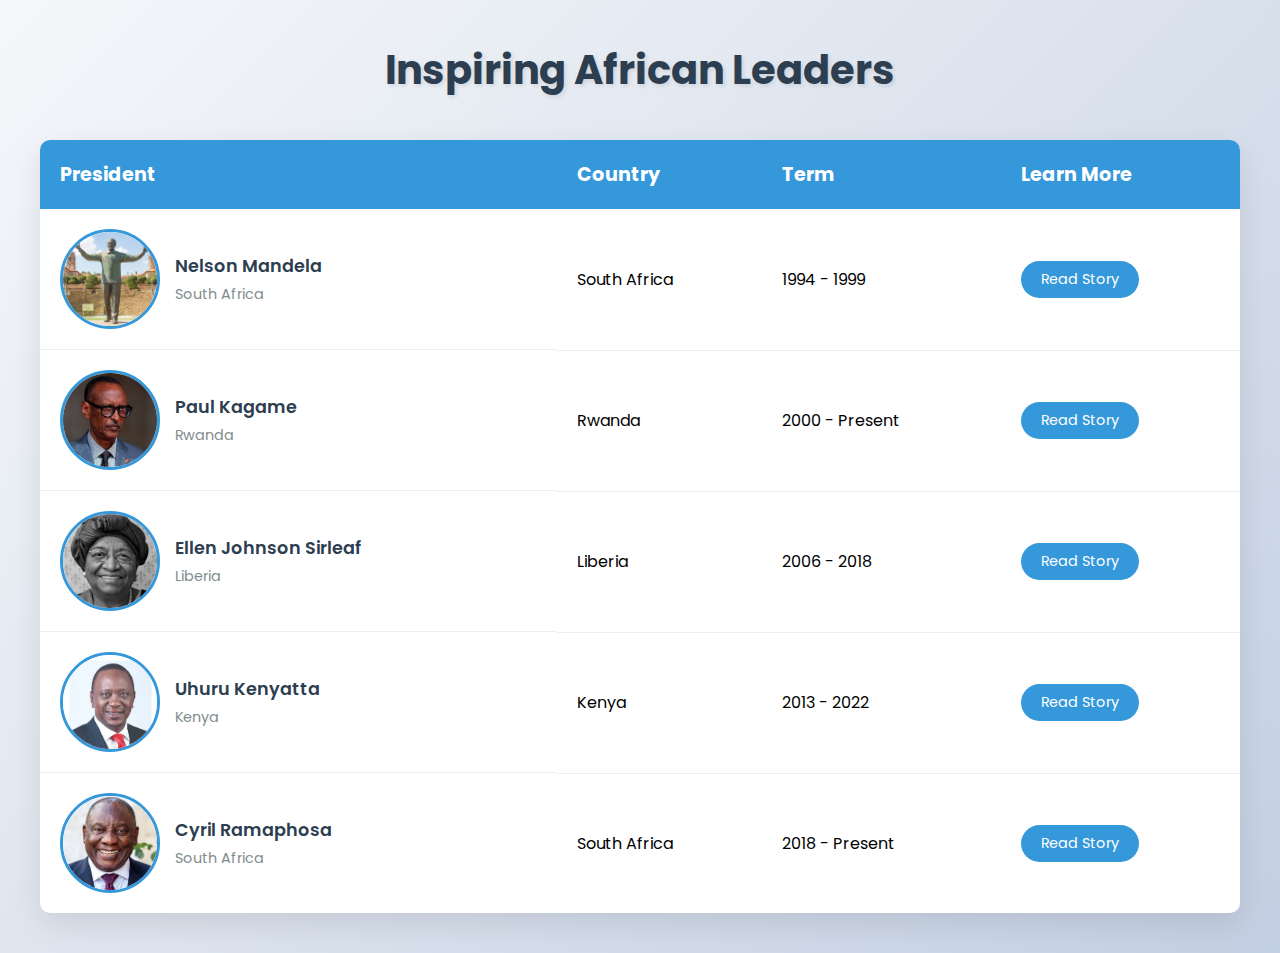
<file: index.html>
<!DOCTYPE html>
<html lang="en">
<head>
    <meta charset="UTF-8">
    <meta name="viewport" content="width=device-width, initial-scale=1.0">
    <title>African Presidents Gallery</title>
    <link href="https://fonts.googleapis.com/css2?family=Poppins:wght@300;400;600&display=swap" rel="stylesheet">
    <style>
        * {
            margin: 0;
            padding: 0;
            box-sizing: border-box;
            font-family: 'Poppins', sans-serif;
        }
        
        body {
            background: linear-gradient(135deg, #f5f7fa 0%, #c3cfe2 100%);
            min-height: 100vh;
            padding: 40px 20px;
        }
        
        .container {
            max-width: 1200px;
            margin: 0 auto;
        }
        
        h1 {
            text-align: center;
            color: #2c3e50;
            margin-bottom: 40px;
            font-size: 2.5rem;
            text-shadow: 2px 2px 4px rgba(0,0,0,0.1);
        }
        
        .presidents-table {
            width: 100%;
            border-collapse: collapse;
            background: white;
            border-radius: 10px;
            overflow: hidden;
            box-shadow: 0 10px 30px rgba(0,0,0,0.1);
        }
        
        .presidents-table th {
            background: #3498db;
            color: white;
            padding: 20px;
            text-align: left;
            font-size: 1.2rem;
        }
        
        .presidents-table td {
            padding: 20px;
            border-bottom: 1px solid #eee;
            vertical-align: middle;
        }
        
        .presidents-table tr:last-child td {
            border-bottom: none;
        }
        
        .presidents-table tr:hover {
            background-color: #f8f9fa;
        }
        
        .president-image {
            width: 100px;
            height: 100px;
            border-radius: 50%;
            object-fit: cover;
            border: 3px solid #3498db;
            transition: transform 0.3s ease;
        }
        
        .president-image:hover {
            transform: scale(1.1);
        }
        
        .president-name {
            font-weight: 600;
            color: #2c3e50;
            font-size: 1.1rem;
        }
        
        .president-country {
            color: #7f8c8d;
            font-size: 0.9rem;
            margin-top: 5px;
        }
        
        .read-more {
            display: inline-block;
            padding: 8px 20px;
            background: #3498db;
            color: white;
            text-decoration: none;
            border-radius: 30px;
            font-size: 0.9rem;
            transition: all 0.3s ease;
        }
        
        .read-more:hover {
            background: #2980b9;
            transform: translateY(-2px);
            box-shadow: 0 5px 15px rgba(52, 152, 219, 0.4);
        }
        
        @media (max-width: 768px) {
            .presidents-table {
                display: block;
                overflow-x: auto;
            }
            
            .president-image {
                width: 70px;
                height: 70px;
            }
        }
    </style>
</head>
<body>
    <div class="container">
        <h1>Inspiring African Leaders</h1>
        <table class="presidents-table">
            <thead>
                <tr>
                    <th>President</th>
                    <th>Country</th>
                    <th>Term</th>
                    <th>Learn More</th>
                </tr>
            </thead>
            <tbody>
                <tr>
                    <td style="display: flex; align-items: center; gap: 15px;">
                        <img src="images/tommy-fogelberg-NfiHFew7OpI-unsplash.jpg" 
                             alt="Nelson Mandela" 
                             class="president-image">
                        <div>
                            <div class="president-name">Nelson Mandela</div>
                            <div class="president-country">South Africa</div>
                        </div>
                    </td>
                    <td>South Africa</td>
                    <td>1994 - 1999</td>
                    <td>
                        <a href="https://www.nelsonmandela.org/content/page/biography" 
                           class="read-more" 
                           target="_blank">Read Story</a>
                    </td>
                </tr>
                <tr>
                    <td style="display: flex; align-items: center; gap: 15px;">
                        <img src="images/kagame.webp" 
                             alt="Paul Kagame" 
                             class="president-image">
                        <div>
                            <div class="president-name">Paul Kagame</div>
                            <div class="president-country">Rwanda</div>
                        </div>
                    </td>
                    <td>Rwanda</td>
                    <td>2000 - Present</td>
                    <td>
                        <a href="https://www.paulkagame.com/" 
                           class="read-more" 
                           target="_blank">Read Story</a>
                    </td>
                </tr>
                <tr>
                    <td style="display: flex; align-items: center; gap: 15px;">
                        <img src="images/Ellen.webp" 
                             alt="Ellen Johnson Sirleaf" 
                             class="president-image">
                        <div>
                            <div class="president-name">Ellen Johnson Sirleaf</div>
                            <div class="president-country">Liberia</div>
                        </div>
                    </td>
                    <td>Liberia</td>
                    <td>2006 - 2018</td>
                    <td>
                        <a href="https://www.ellensirleaf.org/" 
                           class="read-more" 
                           target="_blank">Read Story</a>
                    </td>
                </tr>
                <tr>
                    <td style="display: flex; align-items: center; gap: 15px;">
                        <img src="images/Kenyatta.webp" 
                             alt="Uhuru Kenyatta" 
                             class="president-image">
                        <div>
                            <div class="president-name">Uhuru Kenyatta</div>
                            <div class="president-country">Kenya</div>
                        </div>
                    </td>
                    <td>Kenya</td>
                    <td>2013 - 2022</td>
                    <td>
                        <a href="https://www.president.go.ke/" 
                           class="read-more" 
                           target="_blank">Read Story</a>
                    </td>
                </tr>
                <tr>
                    <td style="display: flex; align-items: center; gap: 15px;">
                        <img src="images/Cyril.webp" 
                             alt="Cyril Ramaphosa" 
                             class="president-image">
                        <div>
                            <div class="president-name">Cyril Ramaphosa</div>
                            <div class="president-country">South Africa</div>
                        </div>
                    </td>
                    <td>South Africa</td>
                    <td>2018 - Present</td>
                    <td>
                        <a href="https://www.thepresidency.gov.za/president-cyril-ramaphosa" 
                           class="read-more" 
                           target="_blank">Read Story</a>
                    </td>
                </tr>
            </tbody>
        </table>
    </div>
</body>
</html>
</file>
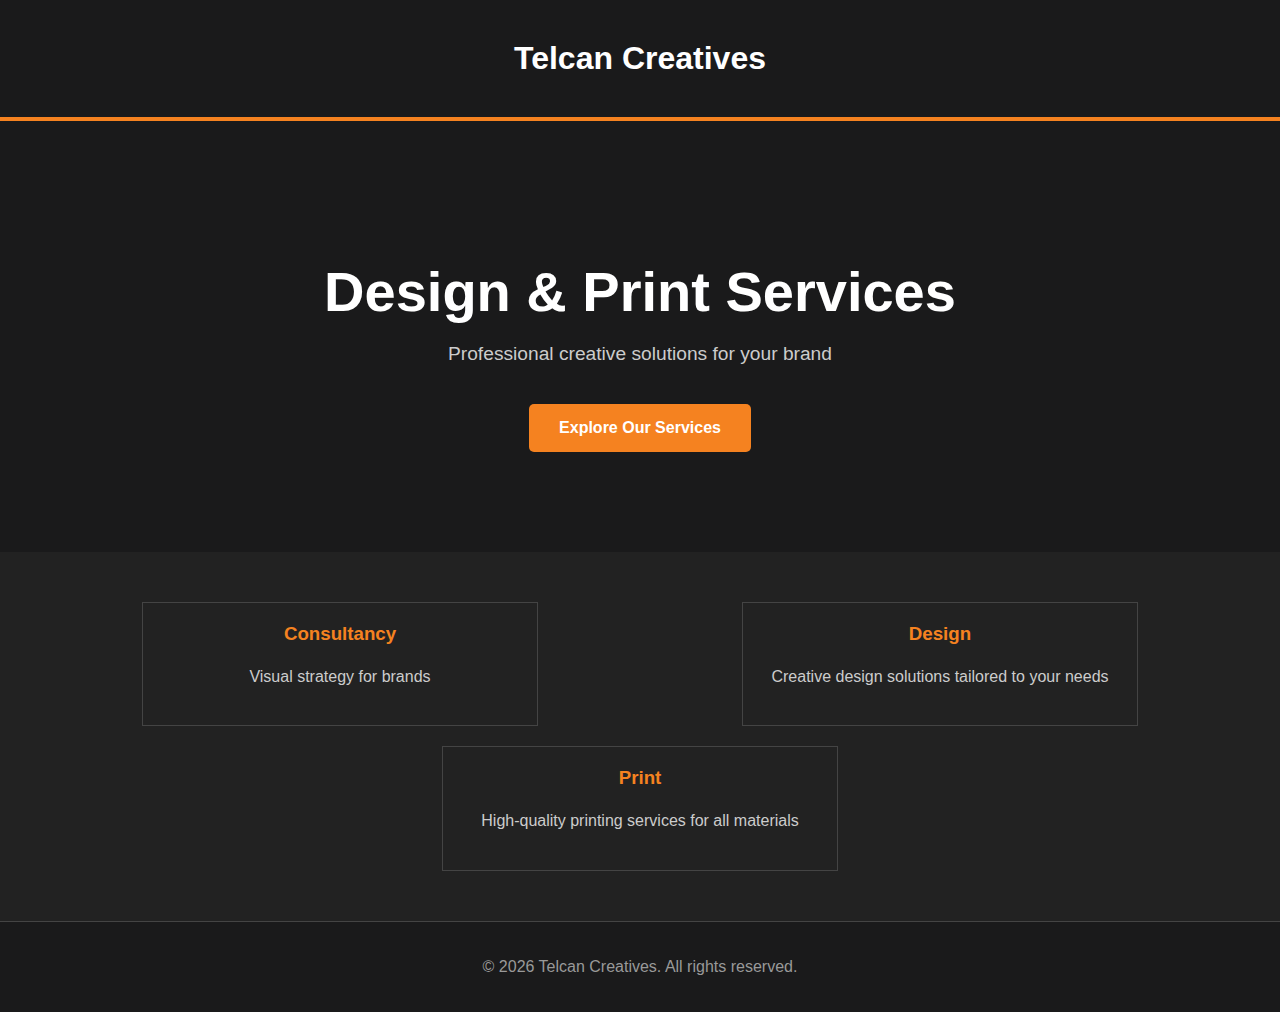
<file: Project_Gig01/index.html>
<!DOCTYPE html>
<html lang="en">
<head>
    <meta charset="UTF-8">
    <meta name="viewport" content="width=device-width, initial-scale=1.0">
    <title>Telcan Creatives | Design & Print</title>
    <style>
        :root {
            --brand-orange: #F58220;
            --brand-black: #1A1A1B;
            --brand-white: #FFFFFF;
        }

        body {
            font-family: 'Inter', sans-serif;
            margin: 0;
            background-color: var(--brand-black);
            color: white;
        }

        header {
            padding: 40px;
            text-align: center;
            border-bottom: 4px solid var(--brand-orange);
        }

        header h1 {
            margin: 0;
            color: var(--brand-white);
        }

        .hero {
            padding: 100px 20px;
            text-align: center;
        }

        .hero h1 {
            font-size: 3.5rem;
            margin-bottom: 10px;
        }

        .hero p {
            font-size: 1.2rem;
            color: #ccc;
        }

        .btn {
            background: var(--brand-orange);
            color: white;
            padding: 15px 30px;
            text-decoration: none;
            border-radius: 5px;
            font-weight: bold;
            display: inline-block;
            margin-top: 20px;
            cursor: pointer;
            transition: background 0.3s ease;
        }

        .btn:hover {
            background: #e07018;
        }

        .services {
            display: flex;
            justify-content: space-around;
            padding: 50px;
            background: #222;
            flex-wrap: wrap;
            gap: 20px;
        }

        .service-card {
            border: 1px solid #444;
            padding: 20px;
            width: 30%;
            text-align: center;
            min-width: 250px;
        }

        .service-card h3 {
            color: var(--brand-orange);
            margin-top: 0;
        }

        .service-card p {
            color: #ccc;
            line-height: 1.6;
        }

        footer {
            padding: 20px;
            text-align: center;
            border-top: 1px solid #444;
            color: #999;
        }
    </style>
</head>
<body>
    <header>
        <h1>Telcan Creatives</h1>
    </header>

    <section class="hero">
        <h1>Design & Print Services</h1>
        <p>Professional creative solutions for your brand</p>
        <a href="#services" class="btn">Explore Our Services</a>
    </section>

    <section class="services" id="services">
        <div class="service-card">
            <h3>Consultancy</h3>
            <p>Visual strategy for brands</p>
        </div>
        <div class="service-card">
            <h3>Design</h3>
            <p>Creative design solutions tailored to your needs</p>
        </div>
        <div class="service-card">
            <h3>Print</h3>
            <p>High-quality printing services for all materials</p>
        </div>
    </section>

    <footer>
        <p>&copy; 2026 Telcan Creatives. All rights reserved.</p>
    </footer>
</body>
</html>
</file>
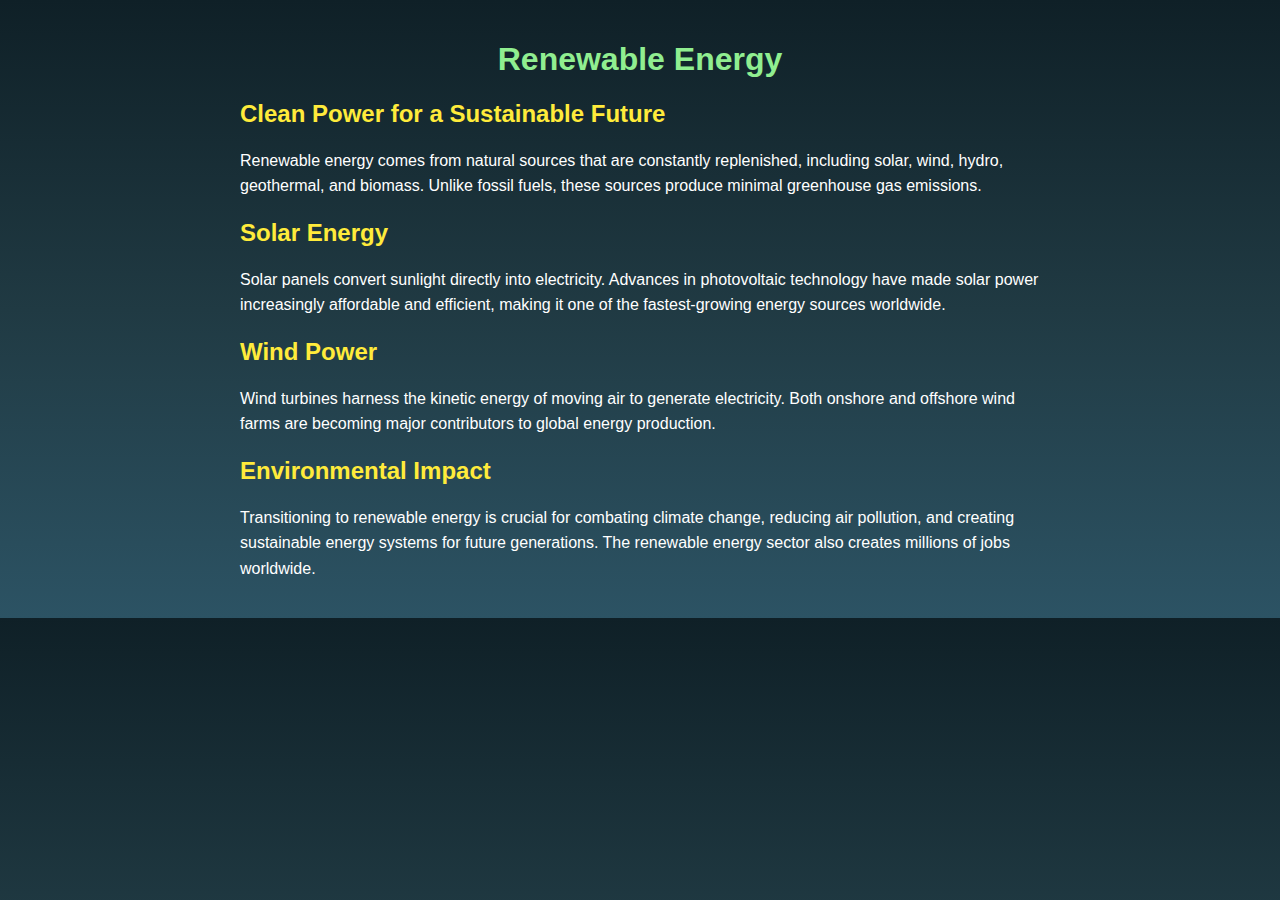
<file: APT_Project_Labs/lab01/index.html>
<!DOCTYPE html>
<html lang="en">
<head>
    <meta charset="UTF-8">
    <meta name="viewport" content="width=device-width, initial-scale=1.0">
    <title>Renewable Energy</title>
    <link rel="stylesheet" href="style.css">
</head>
<body>
    <div class="content">
        <h1>Renewable Energy</h1>
        
        <h2>Clean Power for a Sustainable Future</h2>
        <p>Renewable energy comes from natural sources that are constantly replenished, including solar, wind, hydro, geothermal, and biomass. Unlike fossil fuels, these sources produce minimal greenhouse gas emissions.</p>
        
        <h2>Solar Energy</h2>
        <p>Solar panels convert sunlight directly into electricity. Advances in photovoltaic technology have made solar power increasingly affordable and efficient, making it one of the fastest-growing energy sources worldwide.</p>
        
        <h2>Wind Power</h2>
        <p>Wind turbines harness the kinetic energy of moving air to generate electricity. Both onshore and offshore wind farms are becoming major contributors to global energy production.</p>
        
        <h2>Environmental Impact</h2>
        <p>Transitioning to renewable energy is crucial for combating climate change, reducing air pollution, and creating sustainable energy systems for future generations. The renewable energy sector also creates millions of jobs worldwide.</p>
    </div>
</body>
</html>
</file>
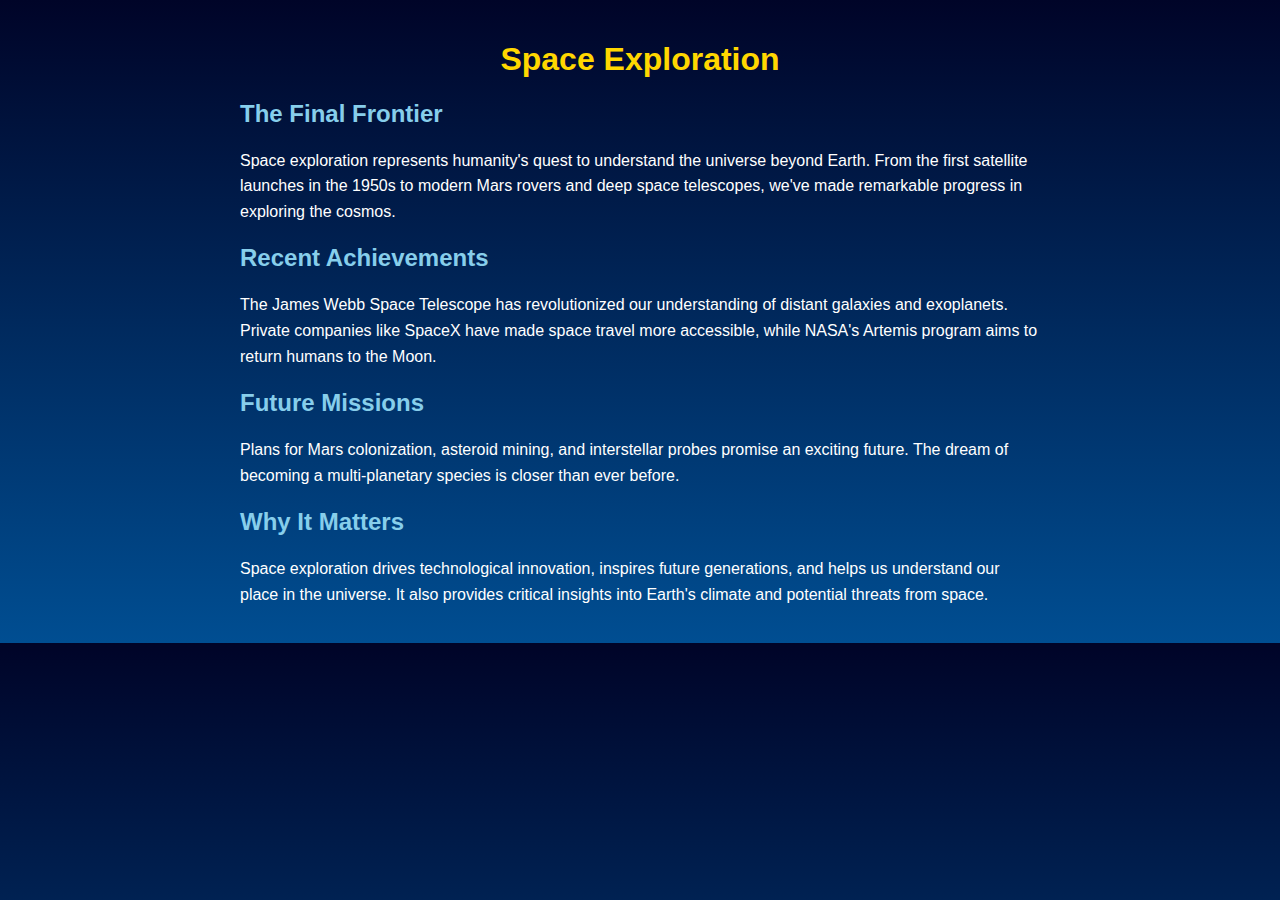
<file: APT_Project_Labs/lab02/index.html>
<!DOCTYPE html>
<html lang="en">
<head>
    <meta charset="UTF-8">
    <meta name="viewport" content="width=device-width, initial-scale=1.0">
    <title>Space Exploration</title>
    <link rel="stylesheet" href="style.css">
</head>
<body>
    <div class="content">
        <h1>Space Exploration</h1>
        
        <h2>The Final Frontier</h2>
        <p>Space exploration represents humanity's quest to understand the universe beyond Earth. From the first satellite launches in the 1950s to modern Mars rovers and deep space telescopes, we've made remarkable progress in exploring the cosmos.</p>
        
        <h2>Recent Achievements</h2>
        <p>The James Webb Space Telescope has revolutionized our understanding of distant galaxies and exoplanets. Private companies like SpaceX have made space travel more accessible, while NASA's Artemis program aims to return humans to the Moon.</p>
        
        <h2>Future Missions</h2>
        <p>Plans for Mars colonization, asteroid mining, and interstellar probes promise an exciting future. The dream of becoming a multi-planetary species is closer than ever before.</p>
        
        <h2>Why It Matters</h2>
        <p>Space exploration drives technological innovation, inspires future generations, and helps us understand our place in the universe. It also provides critical insights into Earth's climate and potential threats from space.</p>
    </div>
</body>
</html>
</file>
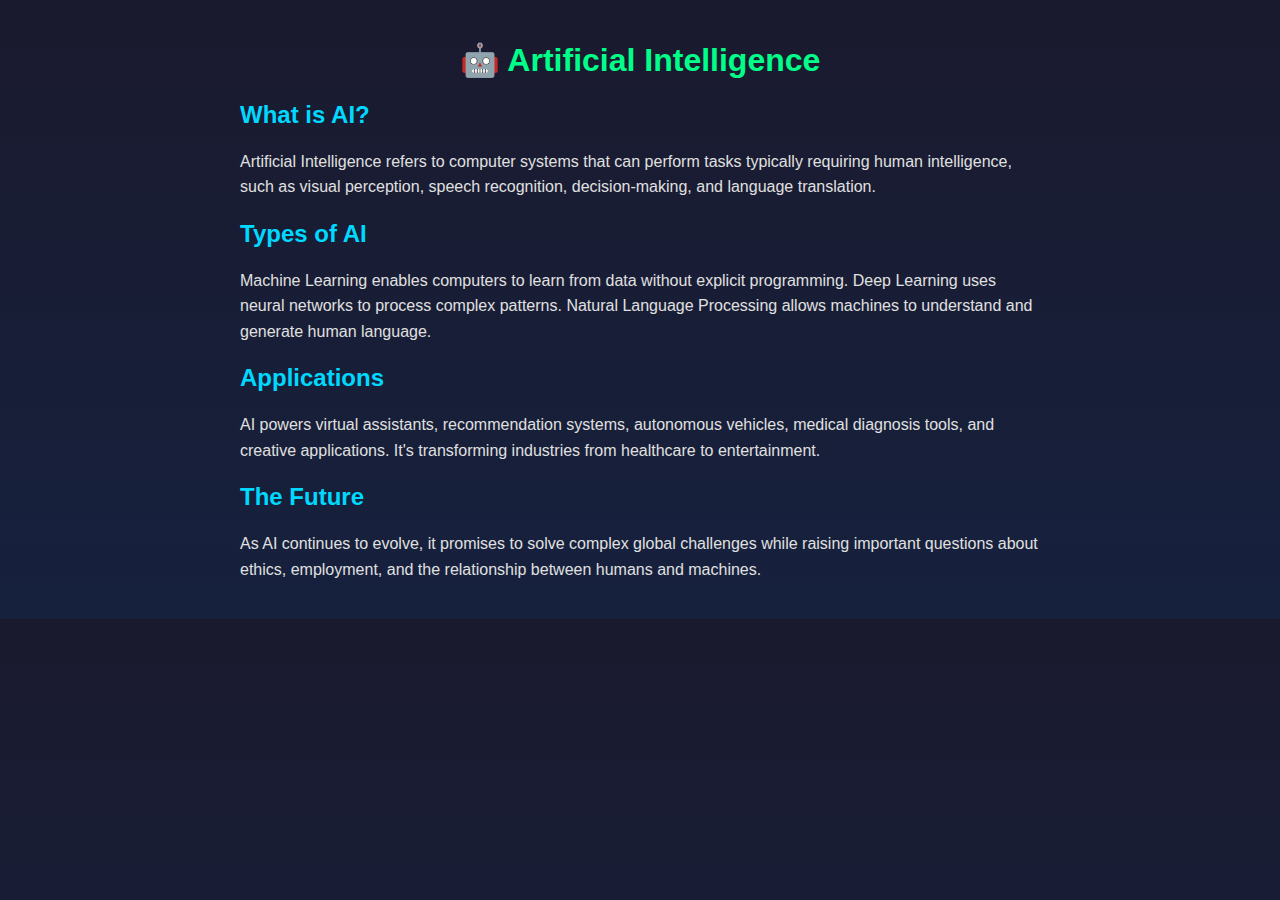
<file: APT_Project_Labs/lab03/index.html>
<!DOCTYPE html>
<html lang="en">
<head>
    <meta charset="UTF-8">
    <meta name="viewport" content="width=device-width, initial-scale=1.0">
    <title>Artificial Intelligence</title>
    <link rel="stylesheet" href="style.css">
</head>
<body>
    <div class="content">
        <h1>🤖 Artificial Intelligence</h1>
        
        <h2>What is AI?</h2>
        <p>Artificial Intelligence refers to computer systems that can perform tasks typically requiring human intelligence, such as visual perception, speech recognition, decision-making, and language translation.</p>
        
        <h2>Types of AI</h2>
        <p>Machine Learning enables computers to learn from data without explicit programming. Deep Learning uses neural networks to process complex patterns. Natural Language Processing allows machines to understand and generate human language.</p>
        
        <h2>Applications</h2>
        <p>AI powers virtual assistants, recommendation systems, autonomous vehicles, medical diagnosis tools, and creative applications. It's transforming industries from healthcare to entertainment.</p>
        
        <h2>The Future</h2>
        <p>As AI continues to evolve, it promises to solve complex global challenges while raising important questions about ethics, employment, and the relationship between humans and machines.</p>
    </div>
</body>
</html>
</file>
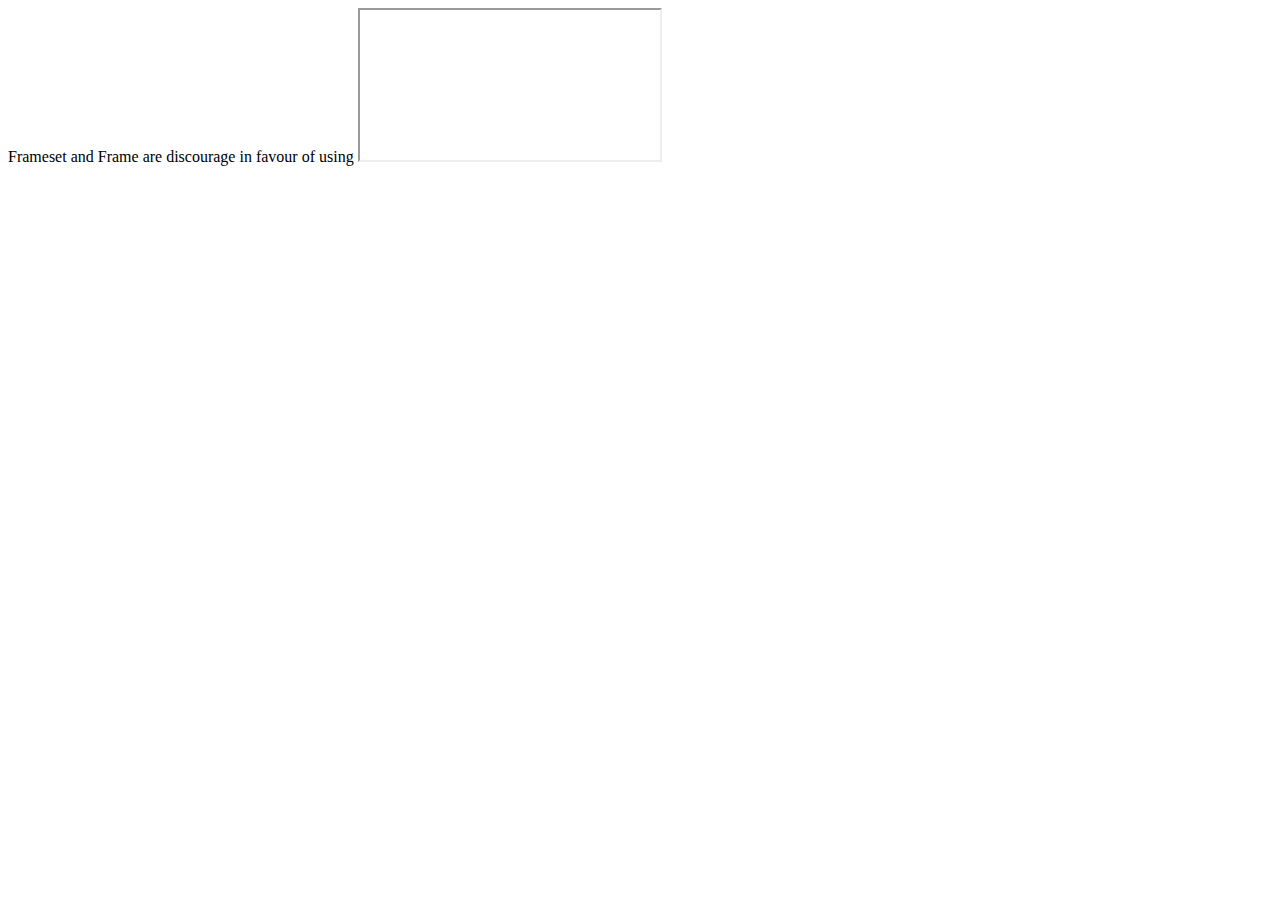
<file: APT_Project_Labs/lab05/index.html>
Frameset and Frame are discourage in favour of using <iframe>, 
    this is because the element is not typically used by modern websites -->
 
 
<HTML>
<<HEAD>
<TITLE>A simple frameset document</TITLE>
</HEAD>
<FRAMESET cols="20%, 80%">
    <FRAMESET rows="100, 200">
        <FRAME src="lab01/subject1.html">
        <FRAME src="lab02/subject2.html">
        <FRAME src="lab03/subject3.html">
    </FRAMESET>
    <FRAME src="subject3.html">
    <NOFRAMES>
        <BODY>
            <H1>Your browser does not support frames!</H1>
            <P>This page uses frames, but your browser doesn't support them.</P>
        </BODY>
    </NOFRAMES>
</FRAMESET>
</HTML>
</file>
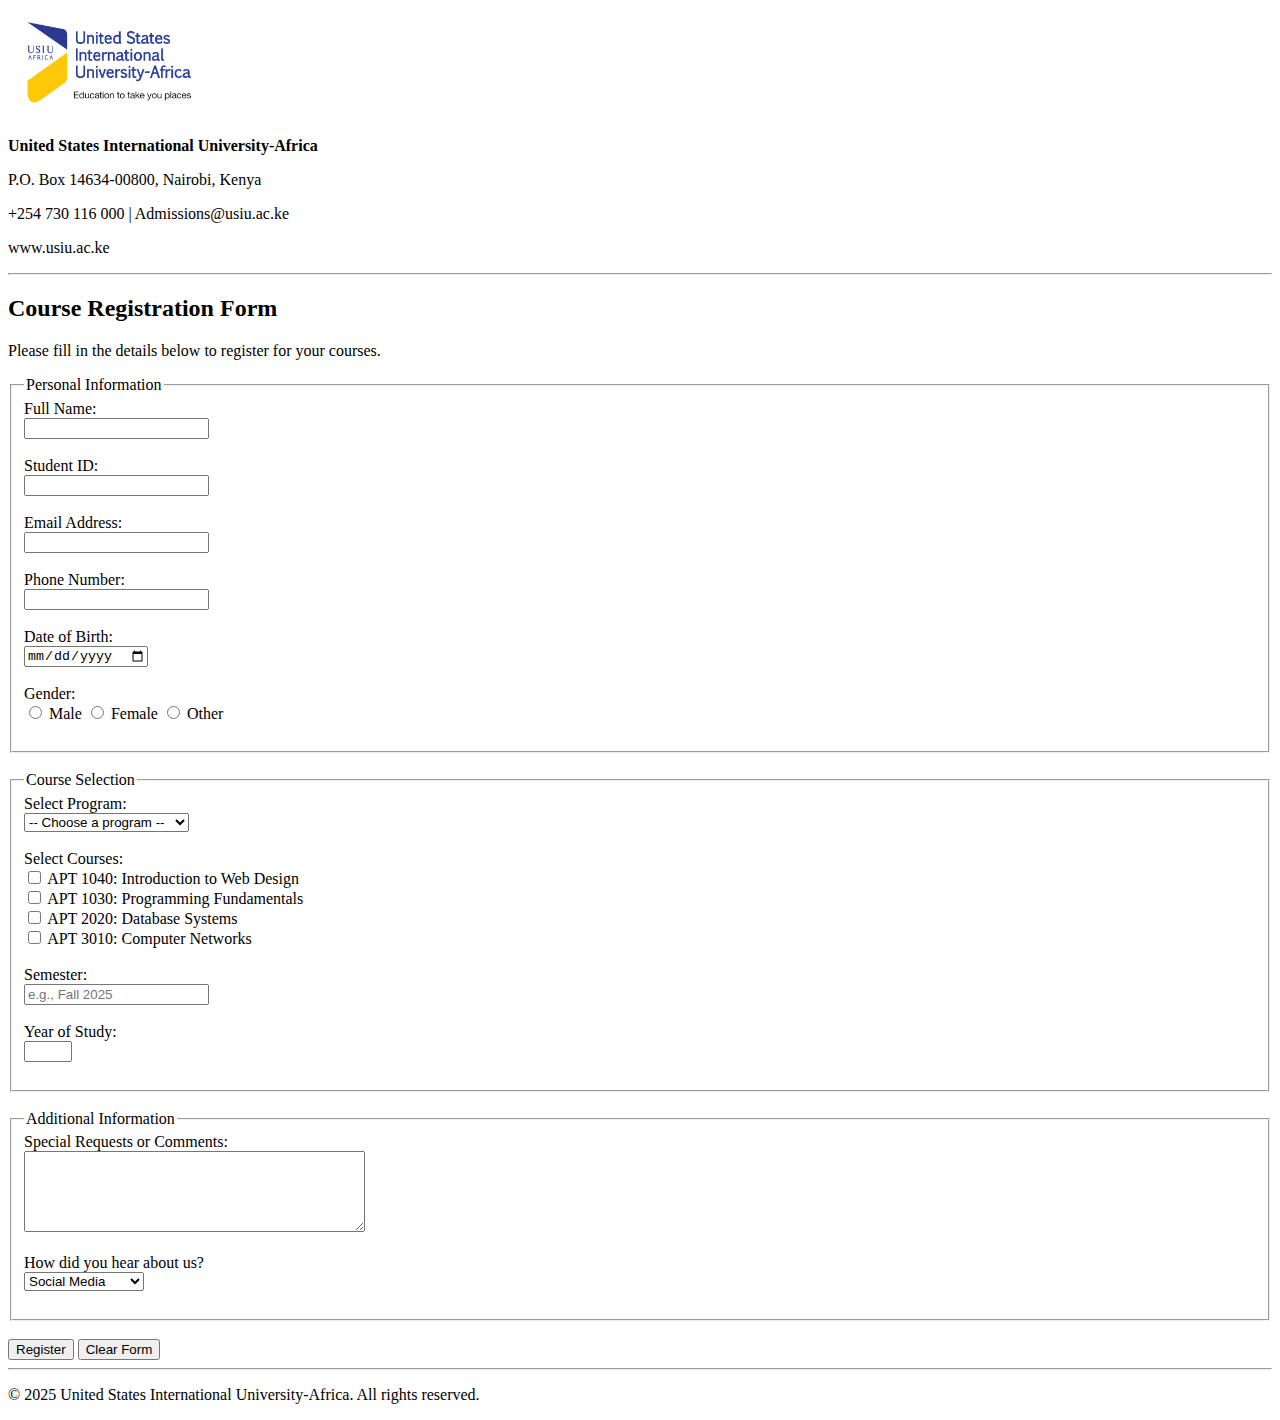
<file: APT_Project_Labs/lab08/index.html>
<!DOCTYPE html>
<html lang="en">
<head>
    <meta charset="UTF-8">
    <meta name="viewport" content="width=device-width, initial-scale=1.0">
    <title>USIU-Africa Course Registration</title>
</head>
<body>

    <!-- Header Section -->
    <header>
        <img src="image/usiu-logo.png" alt="USIU-Africa Logo" width="200">
        <div class="contact-info">
            <p>
                <strong>United States International University-Africa</strong>
            </p>
            <p>
                P.O. Box 14634-00800, Nairobi, Kenya
            </p>
            <p>
                +254 730 116 000 | Admissions@usiu.ac.ke
            </p>
            <p>www.usiu.ac.ke</p>
        </div>
        <hr>
    </header>

    <!-- Course Registration Form -->
    <main>
        <h2>Course Registration Form</h2>
        <p>Please fill in the details below to register for your courses.</p>

        <form action="#" method="post">
            
            <!-- Personal Information Section -->
            <fieldset>
                <legend>Personal Information</legend>
                
                <label for="fullname">Full Name:</label><br>
                <input type="text" id="fullname" name="fullname" required><br><br>

                <label for="student-id">Student ID:</label><br>
                <input type="text" id="student-id" name="student-id" required><br><br>

                <label for="email">Email Address:</label><br>
                <input type="email" id="email" name="email" required><br><br>

                <label for="phone">Phone Number:</label><br>
                <input type="tel" id="phone" name="phone"><br><br>

                <label for="dob">Date of Birth:</label><br>
                <input type="date" id="dob" name="dob"><br><br>

                <label>
                    Gender:
                </label><br>
                <input type="radio" id="male" name="gender" value="male">
                <label for="male">Male</label>
                <input type="radio" id="female" name="gender" value="female">
                <label for="female">Female</label>
                <input type="radio" id="other" name="gender" value="other">
                <label for="other">Other</label><br><br>
            </fieldset>

            <br>

            <!-- Course Section -->
            <fieldset>
                <legend>Course Selection</legend>

                <label for="program">
                    Select Program:
                </label>
                <br>
                <select id="program" name="program">
                    <option value="">-- Choose a program --</option>
                    <option value="cs">Computer Science</option>
                    <option value="it">Information Technology</option>
                    <option value="bus">Business Administration</option>
                    <option value="eng">Engineering</option>
                    <option value="comm">Communications</option>
                </select>
                <br><br>

                <label>
                    Select Courses:
                </label><br>
                <input type="checkbox" id="web" name="courses" value="Web Design">
                <label for="web">APT 1040: Introduction to Web Design</label><br>
                <input type="checkbox" id="prog" name="courses" value="Programming">
                <label for="prog">APT 1030: Programming Fundamentals</label><br>
                <input type="checkbox" id="db" name="courses" value="Databases">
                <label for="db">APT 2020: Database Systems</label><br>
                <input type="checkbox" id="net" name="courses" value="Networking">
                <label for="net">APT 3010: Computer Networks</label><br><br>

                <label for="semester">
                    Semester:
                </label>
                <br>
                <input type="text" id="semester" name="semester" placeholder="e.g., Fall 2025"><br><br>
                <label for="year">
                    Year of Study:
                </label>
                <br>
                <input type="number" id="year" name="year" min="1" max="4"><br><br>
            </fieldset>

            <br>

            <!-- Additional Information -->
            <fieldset>
                <legend>Additional Information</legend>

                <label for="comments">
                    Special Requests or Comments:
                </label>
                <br>
                <textarea id="comments" name="comments" rows="5" cols="40" placeholder="Any special needs or comments...">

                </textarea><br><br>
                <label for="heard">
                    How did you hear about us?
                </label><br>
                <select id="heard" name="heard">
                    <option value="social">Social Media</option>
                    <option value="website">USIU Website</option>
                    <option value="friend">Friend/Family</option>
                    <option value="email">Email Campaign</option>
                    <option value="other">Other</option>
                </select><br><br>
            </fieldset>

            <br>

            <!-- Form Buttons -->
            <button type="submit">Register</button>
            <button type="reset">Clear Form</button>

        </form>
    </main>

    <!-- Footer  -->
    <footer>
        <hr>
        <p>&copy; 2025 United States International University-Africa. All rights reserved.</p>
    </footer>

</body>
</html>
</file>
<file: APT_Project_Labs/lab01/style.css>
body {
    font-family: Arial, sans-serif;
    background: linear-gradient(to bottom, #0f2027, #203a43, #2c5364);
    color: white;
    padding: 20px;
    margin: 0;
}
h1 {
    color: #90ee90;
    text-align: center;
}
h2 {
    color: #ffeb3b;
}
p {
    line-height: 1.6;
}
.content {
    max-width: 800px;
    margin: 0 auto;
}
</file>
<file: APT_Project_Labs/lab02/style.css>
body {
    font-family: Arial, sans-serif;
    background: linear-gradient(to bottom, #000428, #004e92);
    color: white;
    padding: 20px;
    margin: 0;
}
h1 {
    color: #ffd700;
    text-align: center;
}
h2 {
    color: #87ceeb;
}
p {
    line-height: 1.6;
}
.content {
    max-width: 800px;
    margin: 0 auto;
}
</file>
<file: APT_Project_Labs/lab03/style.css>
body {
    font-family: Arial, sans-serif;
    background: linear-gradient(to bottom, #1a1a2e, #16213e);
    color: #e0e0e0;
    padding: 20px;
    margin: 0;
}
h1 {
    color: #00ff88;
    text-align: center;
}
h2 {
    color: #00d9ff;
}
p {
    line-height: 1.6;
}
.content {
    max-width: 800px;
    margin: 0 auto;
}
</file>
